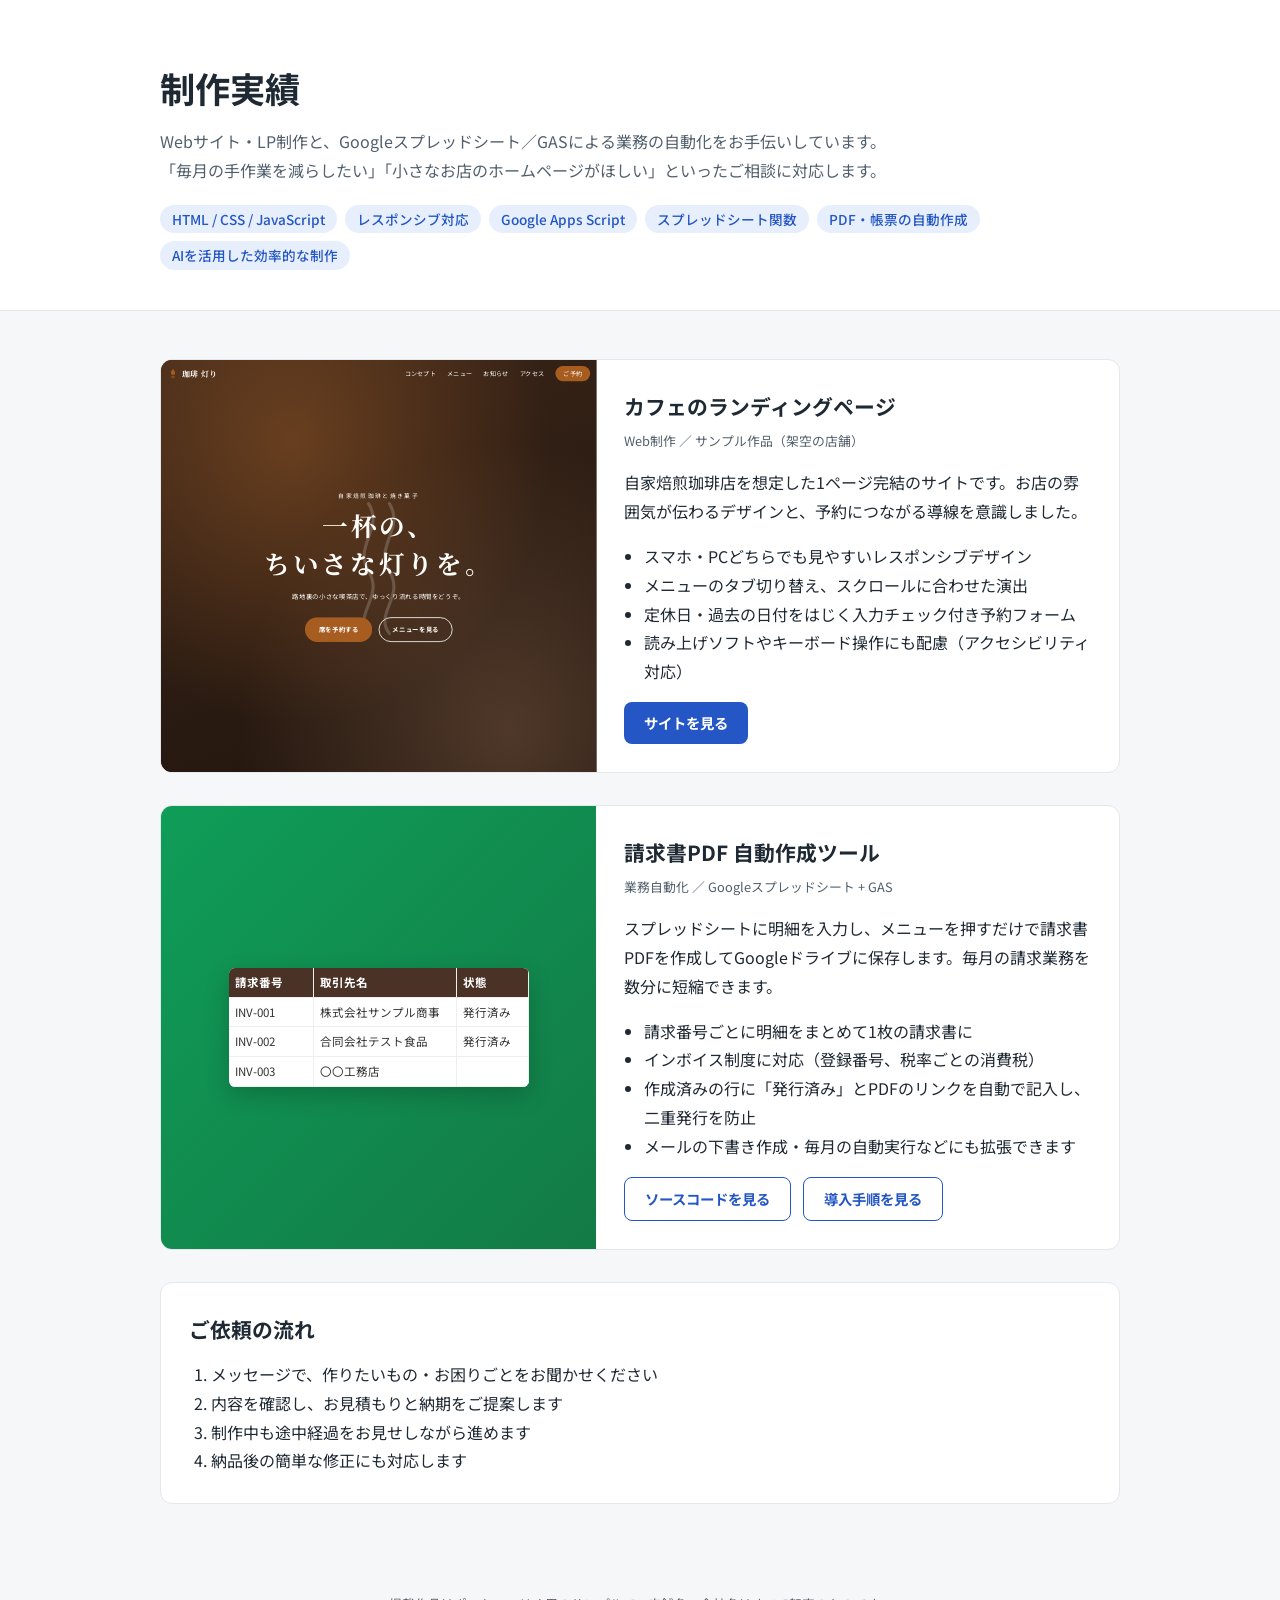
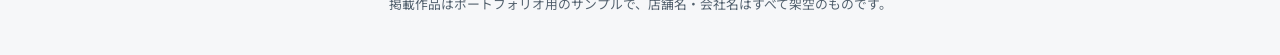
<file: index.html>
<!DOCTYPE html>
<html lang="ja">
<head>
  <meta charset="UTF-8">
  <meta name="viewport" content="width=device-width, initial-scale=1">
  <title>制作実績｜Web制作・業務自動化</title>
  <meta name="description" content="Webサイト・LP制作と、Googleスプレッドシート／GASによる業務自動化の制作実績です。">
  <link rel="preconnect" href="https://fonts.googleapis.com">
  <link rel="preconnect" href="https://fonts.gstatic.com" crossorigin>
  <link href="https://fonts.googleapis.com/css2?family=Noto+Sans+JP:wght@400;500;700&display=swap" rel="stylesheet">
  <style>
    :root {
      --bg: #f6f7f9; --card: #fff; --text: #1f2933; --muted: #52606d;
      --line: #e4e7eb; --accent: #2457c5; --accent-bg: #e8effc;
    }
    *, *::before, *::after { box-sizing: border-box; }
    body { margin: 0; font-family: "Noto Sans JP", sans-serif; background: var(--bg); color: var(--text); line-height: 1.8; }
    a { color: var(--accent); }
    .wrap { width: min(960px, 100% - 32px); margin-inline: auto; }
    header { background: var(--card); border-bottom: 1px solid var(--line); padding: 56px 0 40px; }
    h1 { font-size: clamp(1.6rem, 4vw, 2.2rem); margin: 0 0 8px; }
    .lead { color: var(--muted); margin: 0; }
    .skills { display: flex; flex-wrap: wrap; gap: 8px; margin: 20px 0 0; padding: 0; list-style: none; }
    .skills li { background: var(--accent-bg); color: var(--accent); font-size: .85rem; font-weight: 500; padding: 2px 12px; border-radius: 999px; }
    main { padding: 48px 0 64px; display: grid; gap: 32px; }
    h2 { font-size: 1.3rem; margin: 0 0 4px; }
    .work { background: var(--card); border: 1px solid var(--line); border-radius: 12px; overflow: hidden; display: grid; grid-template-columns: 1fr 1.2fr; }
    .work__thumb { background: #2a1b12; min-height: 240px; position: relative; }
    .work__thumb iframe { position: absolute; top: 0; left: 0; width: 250%; height: 250%; transform: scale(.4); transform-origin: 0 0; border: 0; pointer-events: none; }
    .work__thumb--gas { background: linear-gradient(135deg, #0f9d58, #137a46); display: grid; place-items: center; color: #fff; padding: 24px; }
    .sheet { background: #fff; color: #333; border-radius: 6px; font-size: .72rem; width: 100%; max-width: 300px; box-shadow: 0 8px 24px rgba(0,0,0,.2); overflow: hidden; }
    .sheet div { display: grid; grid-template-columns: 1.2fr 2fr 1fr; border-bottom: 1px solid #eee; }
    .sheet span { padding: 4px 6px; border-right: 1px solid #eee; white-space: nowrap; overflow: hidden; text-overflow: ellipsis; }
    .sheet div:first-child { background: #4a3326; color: #fff; font-weight: 700; }
    .work__body { padding: 28px; }
    .tag { font-size: .8rem; color: var(--muted); margin: 0 0 12px; }
    .work ul { padding-left: 1.2em; margin: 12px 0; }
    .links { display: flex; flex-wrap: wrap; gap: 12px; margin-top: 16px; }
    .btn { display: inline-block; padding: 8px 20px; border-radius: 8px; font-weight: 700; text-decoration: none; font-size: .9rem; }
    .btn--primary { background: var(--accent); color: #fff; }
    .btn--ghost { border: 1px solid var(--accent); }
    .flow { background: var(--card); border: 1px solid var(--line); border-radius: 12px; padding: 28px; }
    .flow ol { margin: 12px 0 0; padding-left: 1.4em; }
    footer { text-align: center; color: var(--muted); font-size: .8rem; padding: 24px 0 40px; }
    @media (max-width: 720px) {
      .work { grid-template-columns: 1fr; }
      .work__body { padding: 20px; }
    }
  </style>
</head>
<body>
  <header>
    <div class="wrap">
      <h1>制作実績</h1>
      <p class="lead">Webサイト・LP制作と、Googleスプレッドシート／GASによる業務の自動化をお手伝いしています。<br>「毎月の手作業を減らしたい」「小さなお店のホームページがほしい」といったご相談に対応します。</p>
      <ul class="skills">
        <li>HTML / CSS / JavaScript</li><li>レスポンシブ対応</li><li>Google Apps Script</li>
        <li>スプレッドシート関数</li><li>PDF・帳票の自動作成</li><li>AIを活用した効率的な制作</li>
      </ul>
    </div>
  </header>

  <main class="wrap">
    <article class="work">
      <div class="work__thumb" aria-hidden="true">
        <iframe src="lp-cafe/" title="カフェLPのプレビュー" loading="lazy" tabindex="-1"></iframe>
      </div>
      <div class="work__body">
        <h2>カフェのランディングページ</h2>
        <p class="tag">Web制作 ／ サンプル作品（架空の店舗）</p>
        <p>自家焙煎珈琲店を想定した1ページ完結のサイトです。お店の雰囲気が伝わるデザインと、予約につながる導線を意識しました。</p>
        <ul>
          <li>スマホ・PCどちらでも見やすいレスポンシブデザイン</li>
          <li>メニューのタブ切り替え、スクロールに合わせた演出</li>
          <li>定休日・過去の日付をはじく入力チェック付き予約フォーム</li>
          <li>読み上げソフトやキーボード操作にも配慮（アクセシビリティ対応）</li>
        </ul>
        <div class="links">
          <a class="btn btn--primary" href="lp-cafe/">サイトを見る</a>
        </div>
      </div>
    </article>

    <article class="work">
      <div class="work__thumb work__thumb--gas" aria-hidden="true">
        <div class="sheet">
          <div><span>請求番号</span><span>取引先名</span><span>状態</span></div>
          <div><span>INV-001</span><span>株式会社サンプル商事</span><span>発行済み</span></div>
          <div><span>INV-002</span><span>合同会社テスト食品</span><span>発行済み</span></div>
          <div><span>INV-003</span><span>〇〇工務店</span><span></span></div>
        </div>
      </div>
      <div class="work__body">
        <h2>請求書PDF 自動作成ツール</h2>
        <p class="tag">業務自動化 ／ Googleスプレッドシート + GAS</p>
        <p>スプレッドシートに明細を入力し、メニューを押すだけで請求書PDFを作成してGoogleドライブに保存します。毎月の請求業務を数分に短縮できます。</p>
        <ul>
          <li>請求番号ごとに明細をまとめて1枚の請求書に</li>
          <li>インボイス制度に対応（登録番号、税率ごとの消費税）</li>
          <li>作成済みの行に「発行済み」とPDFのリンクを自動で記入し、二重発行を防止</li>
          <li>メールの下書き作成・毎月の自動実行などにも拡張できます</li>
        </ul>
        <div class="links">
          <a class="btn btn--ghost" href="https://github.com/tasshii/portfolio/blob/main/gas-invoice/Code.gs">ソースコードを見る</a>
          <a class="btn btn--ghost" href="https://github.com/tasshii/portfolio/tree/main/gas-invoice">導入手順を見る</a>
        </div>
      </div>
    </article>

    <section class="flow">
      <h2>ご依頼の流れ</h2>
      <ol>
        <li>メッセージで、作りたいもの・お困りごとをお聞かせください</li>
        <li>内容を確認し、お見積もりと納期をご提案します</li>
        <li>制作中も途中経過をお見せしながら進めます</li>
        <li>納品後の簡単な修正にも対応します</li>
      </ol>
    </section>
  </main>

  <footer>掲載作品はポートフォリオ用のサンプルで、店舗名・会社名はすべて架空のものです。</footer>
</body>
</html>
</file>
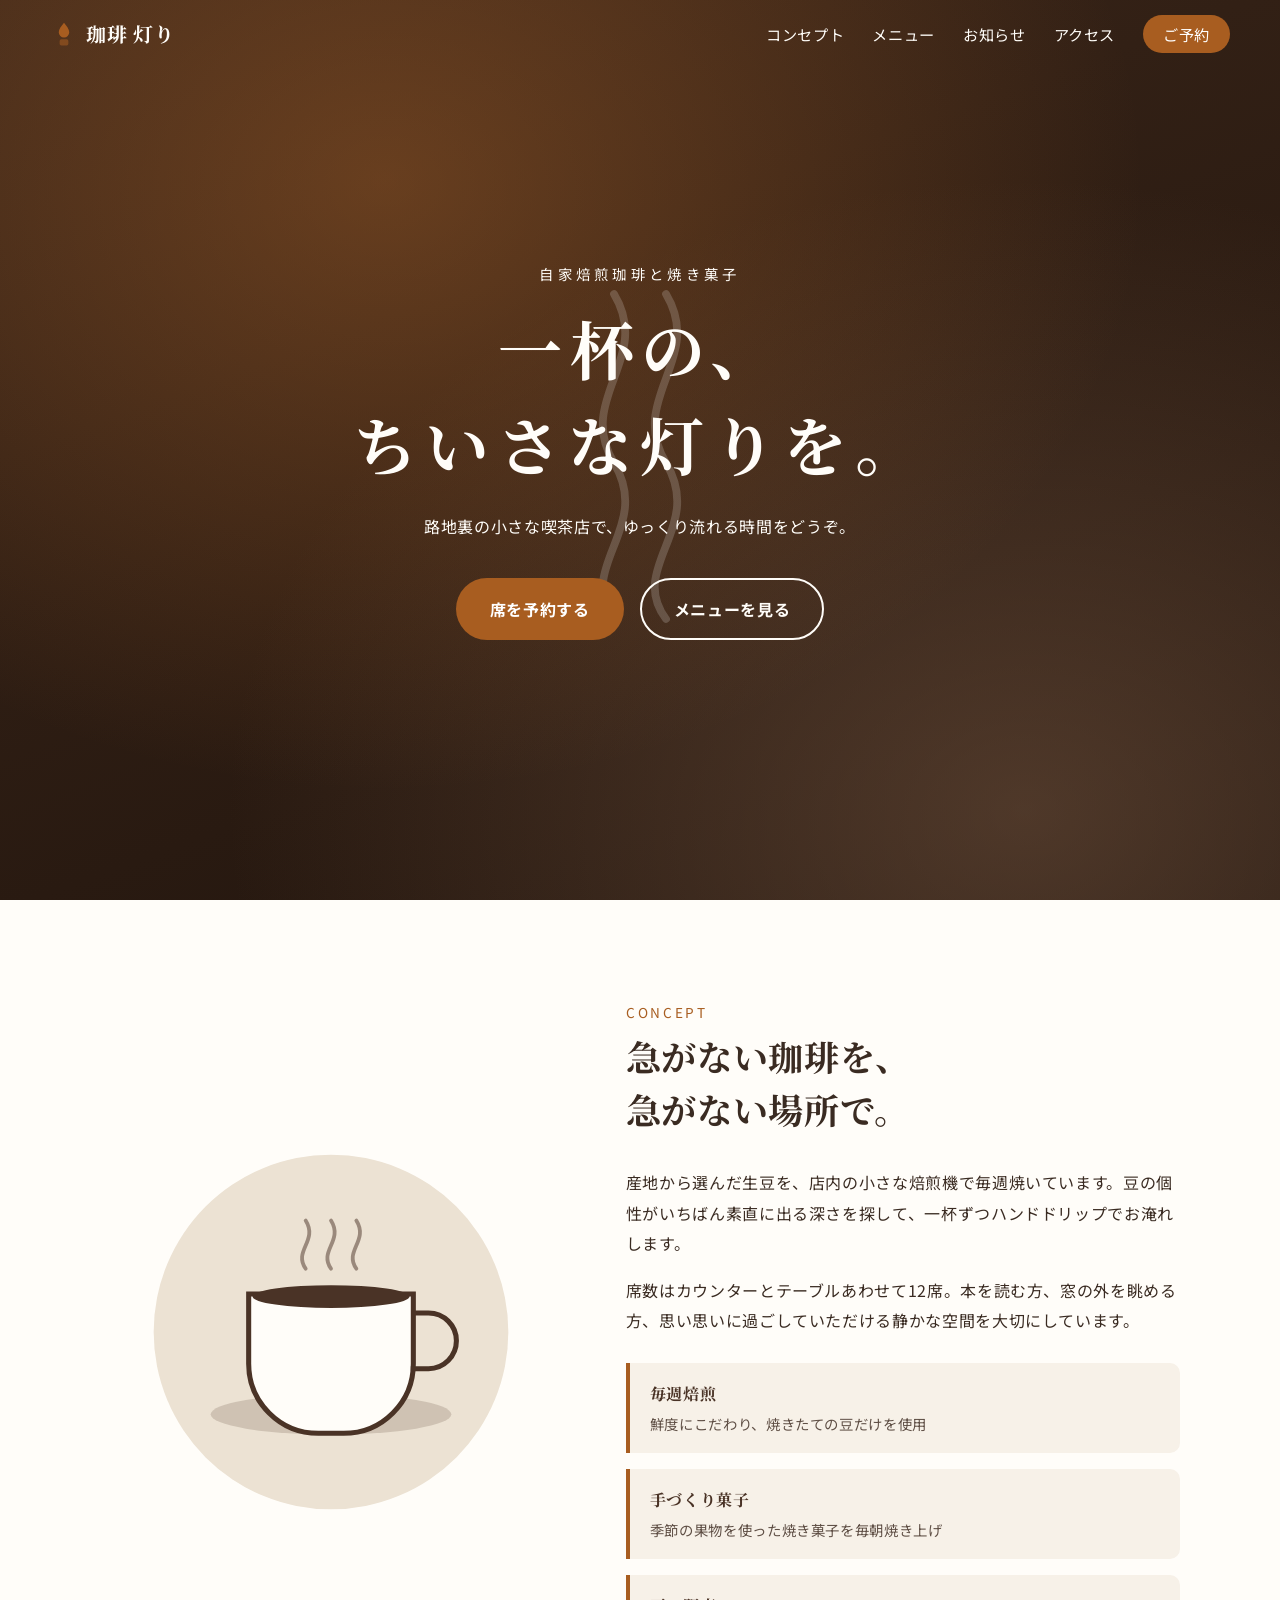
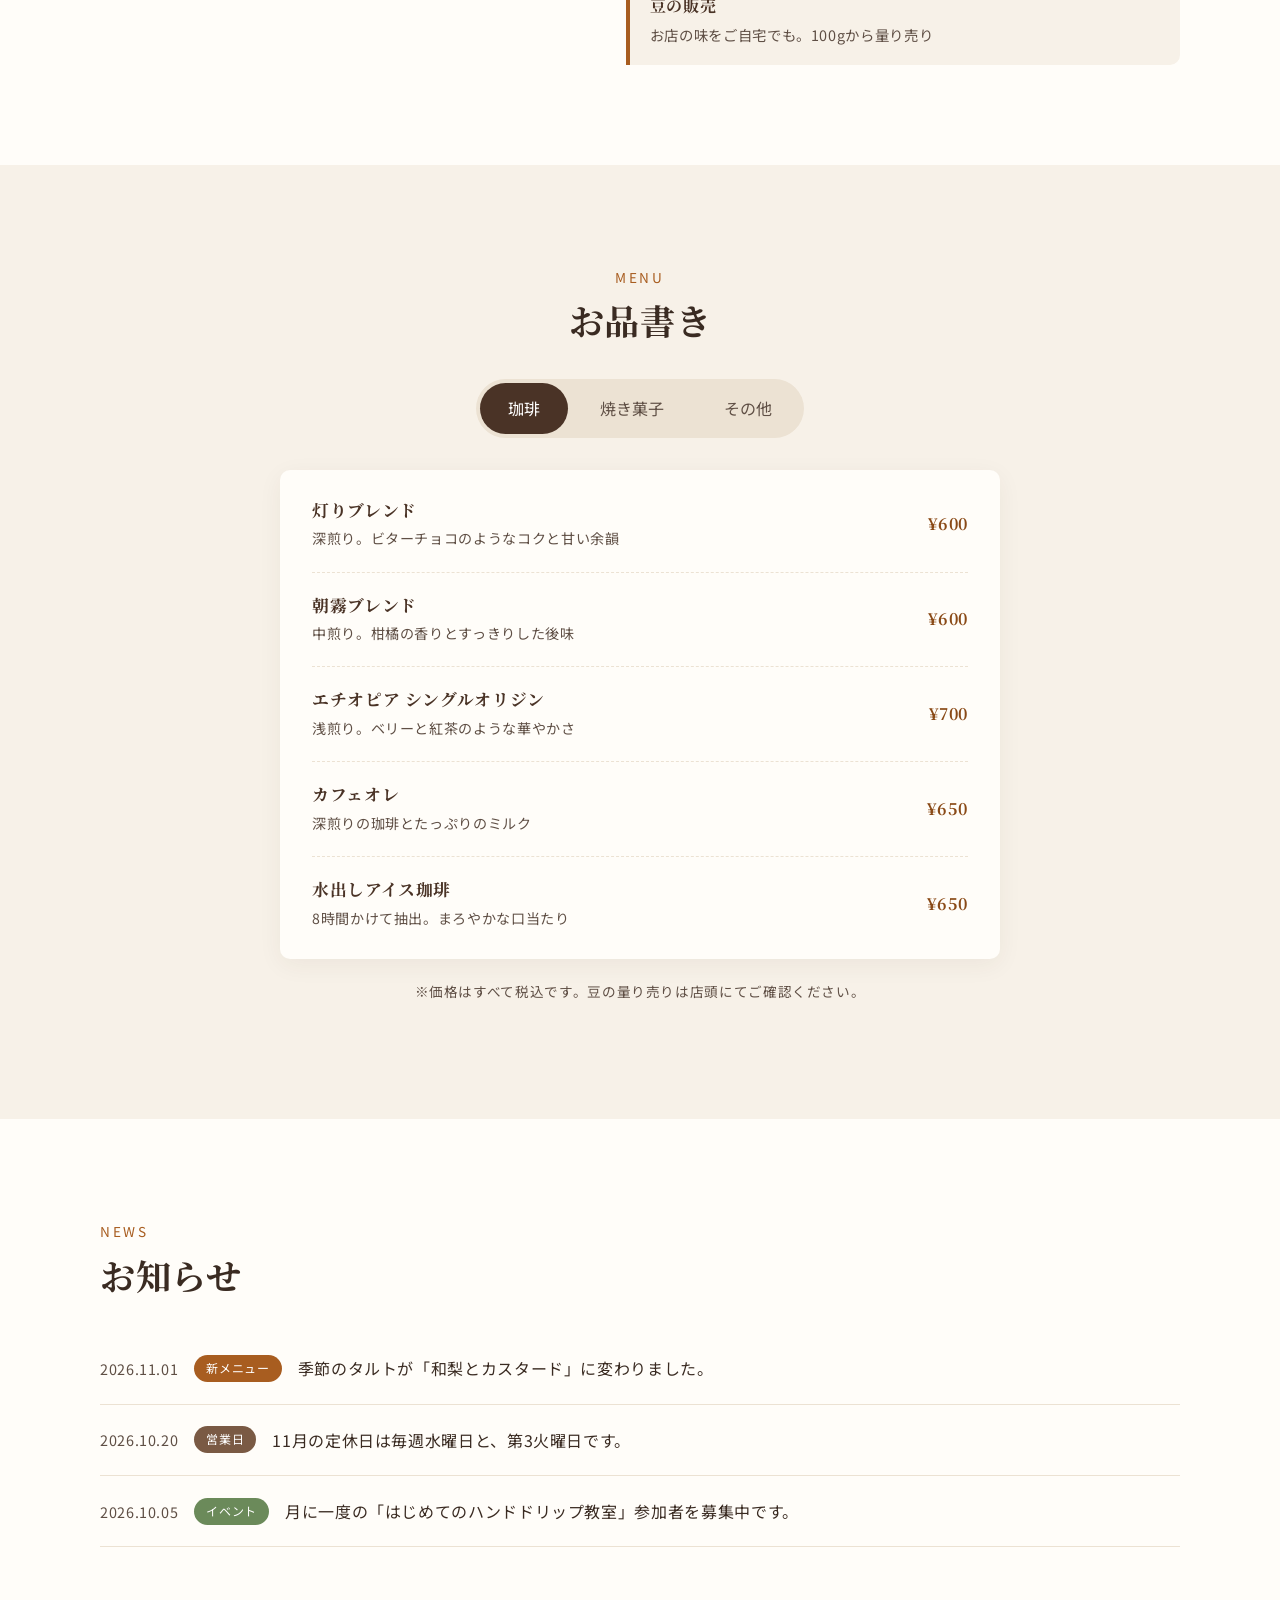
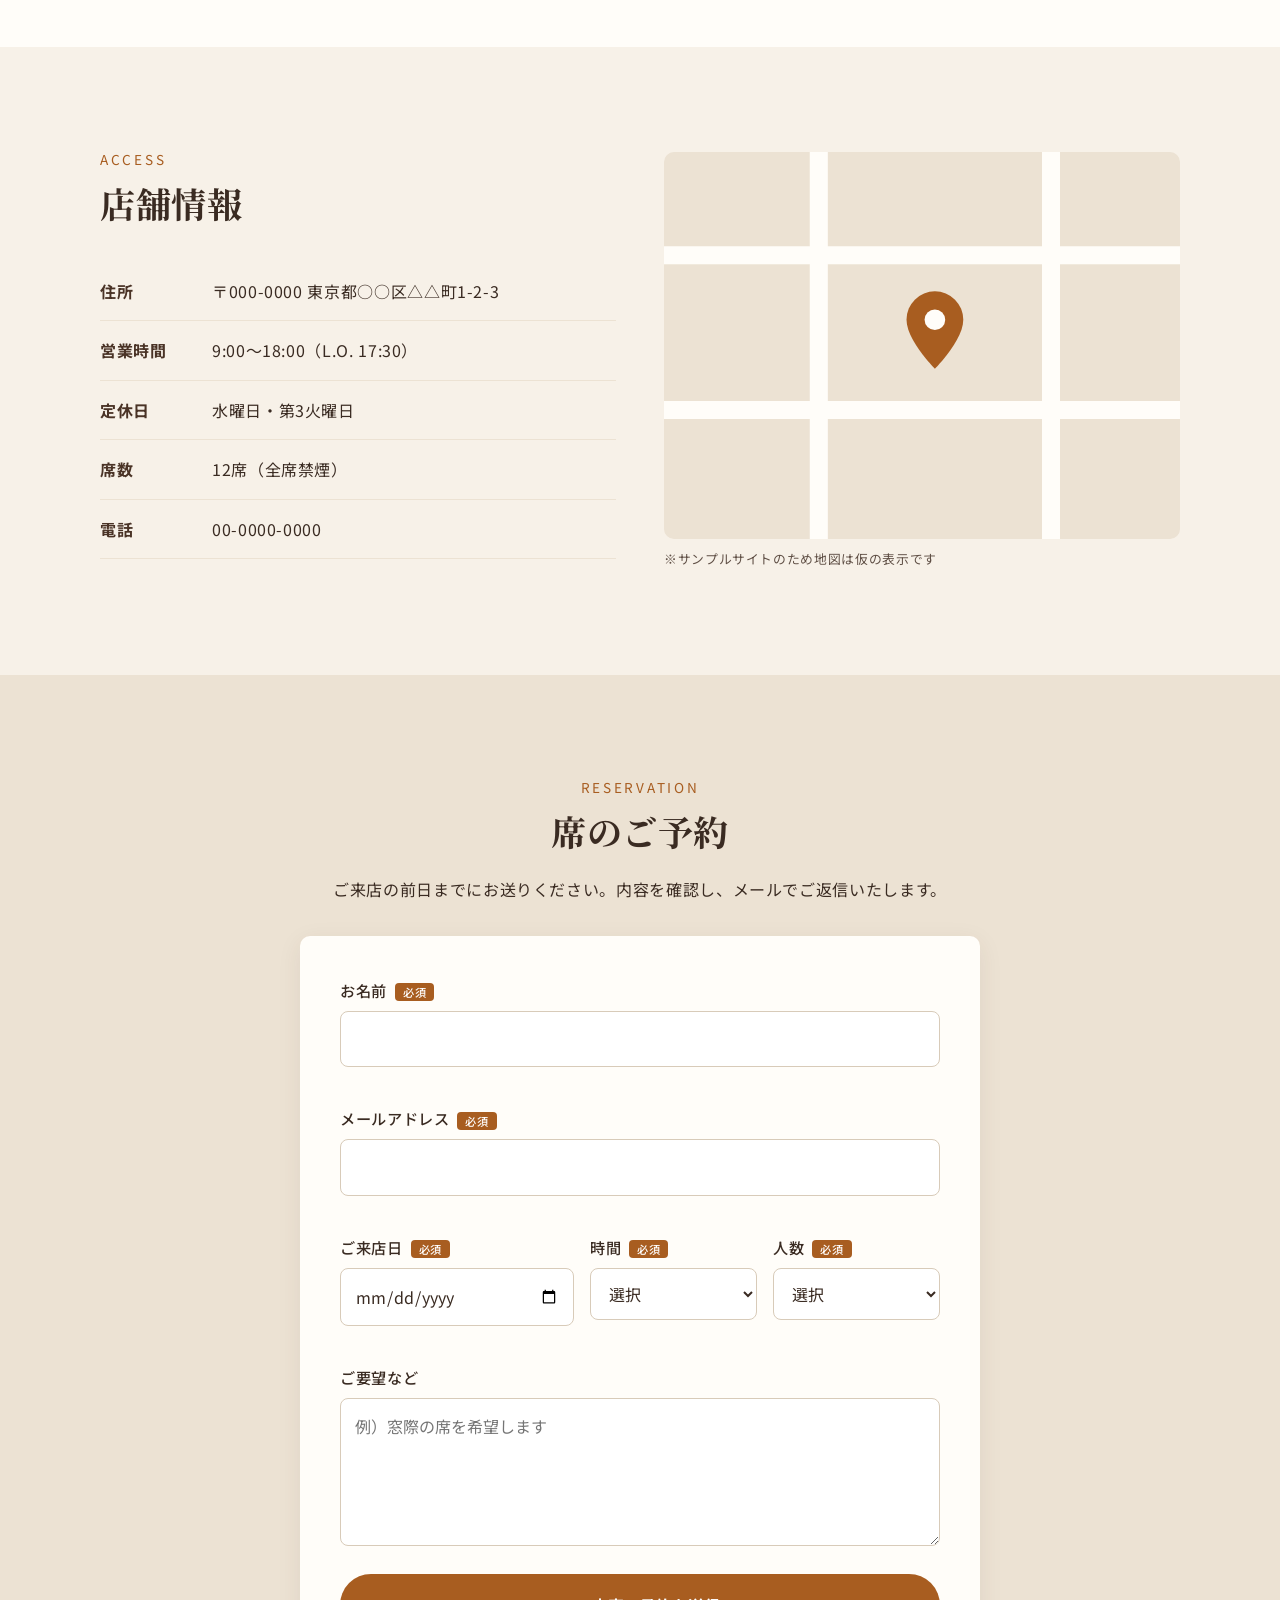
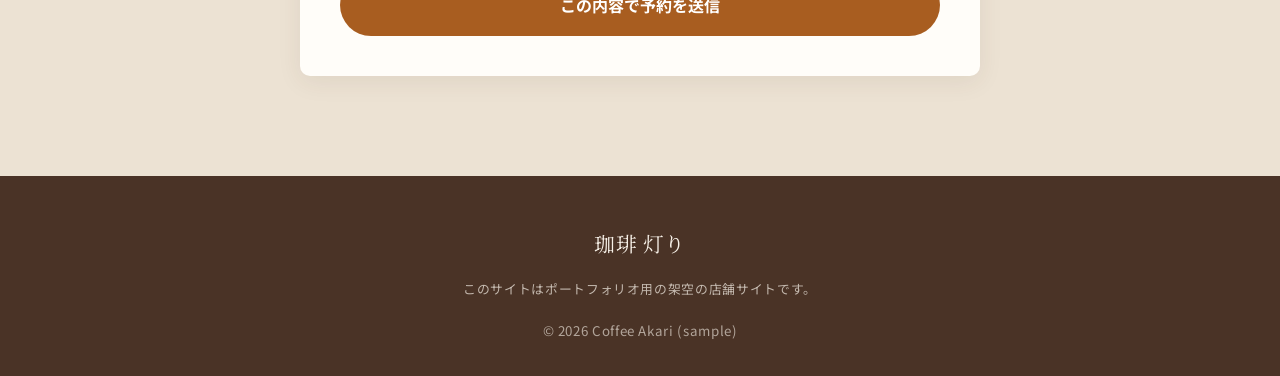
<file: lp-cafe/index.html>
<!DOCTYPE html>
<html lang="ja">
<head>
  <meta charset="UTF-8">
  <meta name="viewport" content="width=device-width, initial-scale=1">
  <title>珈琲 灯り｜自家焙煎と手しごとの喫茶店</title>
  <meta name="description" content="路地裏の小さな自家焙煎珈琲店「珈琲 灯り」。一杯ずつ丁寧に淹れるハンドドリップと、季節の手づくり焼き菓子をご用意しています。">
  <meta property="og:title" content="珈琲 灯り｜自家焙煎と手しごとの喫茶店">
  <meta property="og:description" content="一杯ずつ丁寧に淹れるハンドドリップと、季節の焼き菓子。">
  <meta property="og:type" content="website">
  <link rel="preconnect" href="https://fonts.googleapis.com">
  <link rel="preconnect" href="https://fonts.gstatic.com" crossorigin>
  <link href="https://fonts.googleapis.com/css2?family=Noto+Sans+JP:wght@400;500;700&family=Noto+Serif+JP:wght@500;700&display=swap" rel="stylesheet">
  <link rel="icon" href="data:image/svg+xml,%3Csvg xmlns='http://www.w3.org/2000/svg' viewBox='0 0 32 32'%3E%3Cpath d='M16 3c3 4 6 7 6 11a6 6 0 0 1-12 0c0-4 3-7 6-11z' fill='%23a85d20'/%3E%3Crect x='11' y='22' width='10' height='7' rx='2' fill='%234a3326'/%3E%3C/svg%3E">
  <link rel="stylesheet" href="style.css">
</head>
<body>
  <!-- ヘッダー -->
  <header class="header" id="top">
    <div class="header__inner">
      <a href="#top" class="logo" aria-label="珈琲 灯り トップへ">
        <svg class="logo__mark" viewBox="0 0 32 32" aria-hidden="true"><path d="M16 3c3 4 6 7 6 11a6 6 0 0 1-12 0c0-4 3-7 6-11z" fill="currentColor"/><rect x="11" y="22" width="10" height="7" rx="2" fill="currentColor" opacity=".55"/></svg>
        <span>珈琲 灯り</span>
      </a>
      <button class="menu-btn" aria-label="メニューを開く" aria-expanded="false" aria-controls="nav">
        <span></span><span></span><span></span>
      </button>
      <nav class="nav" id="nav">
        <ul>
          <li><a href="#concept">コンセプト</a></li>
          <li><a href="#menu">メニュー</a></li>
          <li><a href="#news">お知らせ</a></li>
          <li><a href="#access">アクセス</a></li>
          <li><a href="#reserve" class="nav__cta">ご予約</a></li>
        </ul>
      </nav>
    </div>
  </header>

  <main>
    <!-- ファーストビュー -->
    <section class="hero">
      <div class="hero__bg" aria-hidden="true">
        <svg viewBox="0 0 400 400" class="hero__steam"><path d="M180 330c-30-40 30-70 0-120s30-80 0-130" /><path d="M220 330c-30-40 30-70 0-120s30-80 0-130" /></svg>
      </div>
      <div class="hero__inner">
        <p class="hero__sub fade">自家焙煎珈琲と焼き菓子</p>
        <h1 class="hero__title fade">一杯の、<br>ちいさな灯りを。</h1>
        <p class="hero__lead fade">路地裏の小さな喫茶店で、<br class="sp">ゆっくり流れる時間をどうぞ。</p>
        <div class="hero__btns fade">
          <a href="#reserve" class="btn btn--primary">席を予約する</a>
          <a href="#menu" class="btn btn--ghost">メニューを見る</a>
        </div>
      </div>
    </section>

    <!-- コンセプト -->
    <section class="section concept" id="concept">
      <div class="container concept__grid">
        <div class="concept__visual fade" aria-hidden="true">
          <svg viewBox="0 0 300 300">
            <circle cx="150" cy="150" r="140" fill="var(--c-cream-dark)"/>
            <ellipse cx="150" cy="215" rx="95" ry="16" fill="var(--c-brown)" opacity=".18"/>
            <path d="M85 120h130v55a55 55 0 0 1-55 55h-20a55 55 0 0 1-55-55z" fill="var(--c-white)" stroke="var(--c-brown)" stroke-width="4"/>
            <path d="M215 135h12a22 22 0 0 1 0 44h-14" fill="none" stroke="var(--c-brown)" stroke-width="4"/>
            <ellipse cx="150" cy="122" rx="62" ry="9" fill="var(--c-brown)"/>
            <path class="steam" d="M130 100c-10-14 10-22 0-38M150 100c-10-14 10-22 0-38M170 100c-10-14 10-22 0-38" fill="none" stroke="var(--c-brown)" stroke-width="3" stroke-linecap="round" opacity=".5"/>
          </svg>
        </div>
        <div class="concept__text">
          <p class="section__en fade">Concept</p>
          <h2 class="section__title fade">急がない珈琲を、<br>急がない場所で。</h2>
          <p class="fade">産地から選んだ生豆を、店内の小さな焙煎機で毎週焼いています。豆の個性がいちばん素直に出る深さを探して、一杯ずつハンドドリップでお淹れします。</p>
          <p class="fade">席数はカウンターとテーブルあわせて12席。本を読む方、窓の外を眺める方、思い思いに過ごしていただける静かな空間を大切にしています。</p>
          <ul class="features fade">
            <li><strong>毎週焙煎</strong><span>鮮度にこだわり、焼きたての豆だけを使用</span></li>
            <li><strong>手づくり菓子</strong><span>季節の果物を使った焼き菓子を毎朝焼き上げ</span></li>
            <li><strong>豆の販売</strong><span>お店の味をご自宅でも。100gから量り売り</span></li>
          </ul>
        </div>
      </div>
    </section>

    <!-- メニュー -->
    <section class="section menu" id="menu">
      <div class="container">
        <p class="section__en fade">Menu</p>
        <h2 class="section__title fade">お品書き</h2>
        <div class="tabs fade" role="tablist" aria-label="メニューの種類">
          <button class="tab is-active" role="tab" aria-selected="true" aria-controls="panel-coffee" id="tab-coffee">珈琲</button>
          <button class="tab" role="tab" aria-selected="false" aria-controls="panel-sweets" id="tab-sweets" tabindex="-1">焼き菓子</button>
          <button class="tab" role="tab" aria-selected="false" aria-controls="panel-other" id="tab-other" tabindex="-1">その他</button>
        </div>

        <div class="menu__panel is-active" id="panel-coffee" role="tabpanel" aria-labelledby="tab-coffee">
          <ul class="menu__list">
            <li><div><h3>灯りブレンド</h3><p>深煎り。ビターチョコのようなコクと甘い余韻</p></div><span class="price">¥600</span></li>
            <li><div><h3>朝霧ブレンド</h3><p>中煎り。柑橘の香りとすっきりした後味</p></div><span class="price">¥600</span></li>
            <li><div><h3>エチオピア シングルオリジン</h3><p>浅煎り。ベリーと紅茶のような華やかさ</p></div><span class="price">¥700</span></li>
            <li><div><h3>カフェオレ</h3><p>深煎りの珈琲とたっぷりのミルク</p></div><span class="price">¥650</span></li>
            <li><div><h3>水出しアイス珈琲</h3><p>8時間かけて抽出。まろやかな口当たり</p></div><span class="price">¥650</span></li>
          </ul>
        </div>
        <div class="menu__panel" id="panel-sweets" role="tabpanel" aria-labelledby="tab-sweets" hidden>
          <ul class="menu__list">
            <li><div><h3>季節のタルト</h3><p>今月は和梨とカスタード</p></div><span class="price">¥580</span></li>
            <li><div><h3>ほうじ茶のバスクチーズケーキ</h3><p>香ばしさと濃厚なチーズの組み合わせ</p></div><span class="price">¥550</span></li>
            <li><div><h3>くるみのスコーン</h3><p>自家製ジャムとクロテッドクリーム付き</p></div><span class="price">¥480</span></li>
            <li><div><h3>本日の焼き菓子</h3><p>カウンターのガラスケースからお選びください</p></div><span class="price">¥300〜</span></li>
          </ul>
        </div>
        <div class="menu__panel" id="panel-other" role="tabpanel" aria-labelledby="tab-other" hidden>
          <ul class="menu__list">
            <li><div><h3>和紅茶</h3><p>静岡県産。渋みが少なくやさしい甘み</p></div><span class="price">¥600</span></li>
            <li><div><h3>自家製レモネード</h3><p>国産レモンを蜂蜜で漬け込みました</p></div><span class="price">¥600</span></li>
            <li><div><h3>ケーキセット</h3><p>お好きなドリンクと焼き菓子を組み合わせると、合計から¥150引き</p></div><span class="price">セット割</span></li>
          </ul>
        </div>
        <p class="note fade">※価格はすべて税込です。豆の量り売りは店頭にてご確認ください。</p>
      </div>
    </section>

    <!-- お知らせ -->
    <section class="section news" id="news">
      <div class="container">
        <p class="section__en fade">News</p>
        <h2 class="section__title fade">お知らせ</h2>
        <ul class="news__list fade">
          <li><time datetime="2026-11-01">2026.11.01</time><span class="tag">新メニュー</span><p>季節のタルトが「和梨とカスタード」に変わりました。</p></li>
          <li><time datetime="2026-10-20">2026.10.20</time><span class="tag tag--info">営業日</span><p>11月の定休日は毎週水曜日と、第3火曜日です。</p></li>
          <li><time datetime="2026-10-05">2026.10.05</time><span class="tag tag--event">イベント</span><p>月に一度の「はじめてのハンドドリップ教室」参加者を募集中です。</p></li>
        </ul>
      </div>
    </section>

    <!-- アクセス -->
    <section class="section access" id="access">
      <div class="container access__grid">
        <div>
          <p class="section__en fade">Access</p>
          <h2 class="section__title fade">店舗情報</h2>
          <dl class="info fade">
            <div><dt>住所</dt><dd>〒000-0000 東京都○○区△△町1-2-3</dd></div>
            <div><dt>営業時間</dt><dd>9:00〜18:00（L.O. 17:30）</dd></div>
            <div><dt>定休日</dt><dd>水曜日・第3火曜日</dd></div>
            <div><dt>席数</dt><dd>12席（全席禁煙）</dd></div>
            <div><dt>電話</dt><dd>00-0000-0000</dd></div>
          </dl>
        </div>
        <div class="map fade">
          <svg viewBox="0 0 400 300" role="img" aria-label="店舗の場所を示す仮の地図">
            <rect width="400" height="300" fill="var(--c-cream-dark)"/>
            <path d="M0 200h400M120 0v300M300 0v300M0 80h400" stroke="var(--c-white)" stroke-width="14"/>
            <circle cx="210" cy="140" r="10" fill="var(--c-accent)"/>
            <path d="M210 108a22 22 0 0 1 22 22c0 16-22 38-22 38s-22-22-22-38a22 22 0 0 1 22-22z" fill="var(--c-accent)"/>
            <circle cx="210" cy="130" r="8" fill="var(--c-white)"/>
          </svg>
          <p>※サンプルサイトのため地図は仮の表示です</p>
        </div>
      </div>
    </section>

    <!-- 予約フォーム -->
    <section class="section reserve" id="reserve">
      <div class="container container--narrow">
        <p class="section__en fade">Reservation</p>
        <h2 class="section__title fade">席のご予約</h2>
        <p class="reserve__lead fade">ご来店の前日までにお送りください。内容を確認し、メールでご返信いたします。</p>
        <form class="form fade" id="reserveForm" novalidate>
          <div class="form__row">
            <label for="name">お名前<span class="req">必須</span></label>
            <input type="text" id="name" name="name" autocomplete="name" required>
            <p class="form__error" aria-live="polite"></p>
          </div>
          <div class="form__row">
            <label for="email">メールアドレス<span class="req">必須</span></label>
            <input type="email" id="email" name="email" autocomplete="email" required>
            <p class="form__error" aria-live="polite"></p>
          </div>
          <div class="form__cols">
            <div class="form__row">
              <label for="date">ご来店日<span class="req">必須</span></label>
              <input type="date" id="date" name="date" required>
              <p class="form__error" aria-live="polite"></p>
            </div>
            <div class="form__row">
              <label for="time">時間<span class="req">必須</span></label>
              <select id="time" name="time" required>
                <option value="">選択</option>
                <option>9:00</option><option>10:00</option><option>11:00</option><option>12:00</option>
                <option>13:00</option><option>14:00</option><option>15:00</option><option>16:00</option><option>17:00</option>
              </select>
              <p class="form__error" aria-live="polite"></p>
            </div>
            <div class="form__row">
              <label for="people">人数<span class="req">必須</span></label>
              <select id="people" name="people" required>
                <option value="">選択</option>
                <option>1名</option><option>2名</option><option>3名</option><option>4名</option>
              </select>
              <p class="form__error" aria-live="polite"></p>
            </div>
          </div>
          <div class="form__row">
            <label for="message">ご要望など</label>
            <textarea id="message" name="message" rows="4" placeholder="例）窓際の席を希望します"></textarea>
          </div>
          <button type="submit" class="btn btn--primary btn--block">この内容で予約を送信</button>
          <p class="form__done" id="formDone" role="status" hidden>送信ありがとうございました（サンプルのため実際には送信されません）。</p>
        </form>
      </div>
    </section>
  </main>

  <footer class="footer">
    <p class="footer__logo">珈琲 灯り</p>
    <p class="footer__note">このサイトはポートフォリオ用の架空の店舗サイトです。</p>
    <small>&copy; 2026 Coffee Akari (sample)</small>
  </footer>

  <a href="#top" class="to-top" aria-label="ページの先頭へ戻る"><svg viewBox="0 0 24 24" width="22" height="22" aria-hidden="true"><path d="M6 15l6-6 6 6" fill="none" stroke="currentColor" stroke-width="2.4" stroke-linecap="round" stroke-linejoin="round"/></svg></a>

  <script src="script.js"></script>
</body>
</html>
</file>
<file: lp-cafe/style.css>
/* ===== 変数 ===== */
:root {
  --c-brown: #4a3326;
  --c-brown-light: #7a5a44;
  --c-cream: #f7f1e8;
  --c-cream-dark: #ece2d3;
  --c-white: #fffdf9;
  --c-accent: #a85d20;
  --c-accent-dark: #8a4a17;
  --c-text: #3a2b22;
  --c-muted: #5f4f45;
  --c-error: #b3261e;
  --font-serif: "Noto Serif JP", serif;
  --font-sans: "Noto Sans JP", sans-serif;
  --radius: 10px;
  --header-h: 68px;
}

/* ===== ベース ===== */
*, *::before, *::after { box-sizing: border-box; }
html { scroll-behavior: smooth; scroll-padding-top: var(--header-h); }
body {
  margin: 0;
  font-family: var(--font-sans);
  color: var(--c-text);
  background: var(--c-cream);
  line-height: 1.9;
  letter-spacing: .04em;
  -webkit-font-smoothing: antialiased;
}
img, svg { display: block; max-width: 100%; }
a { color: inherit; }
ul { list-style: none; margin: 0; padding: 0; }
h1, h2, h3 { font-family: var(--font-serif); line-height: 1.5; margin: 0; }
.sp { display: none; }
.container { width: min(1080px, 100% - 32px); margin-inline: auto; }
.container--narrow { width: min(680px, 100% - 32px); }
.section { padding: 100px 0; }
.section__en {
  margin: 0 0 4px;
  color: var(--c-accent);
  font-size: .85rem;
  letter-spacing: .2em;
  text-transform: uppercase;
}
.section__title { font-size: clamp(1.6rem, 3.5vw, 2.2rem); margin-bottom: 32px; }

/* ===== ボタン ===== */
.btn {
  display: inline-block;
  padding: 14px 32px;
  border-radius: 999px;
  font-weight: 700;
  text-decoration: none;
  border: 2px solid transparent;
  cursor: pointer;
  font: inherit;
  font-weight: 700;
  transition: background .25s, color .25s, transform .25s;
}
.btn:hover { transform: translateY(-2px); }
.btn--primary { background: var(--c-accent); color: #fff; }
.btn--primary:hover { background: var(--c-accent-dark); }
.btn--ghost { border-color: var(--c-white); color: var(--c-white); }
.btn--ghost:hover { background: var(--c-white); color: var(--c-brown); }
.btn--block { display: block; width: 100%; }
a:focus-visible, button:focus-visible, input:focus-visible, select:focus-visible, textarea:focus-visible {
  outline: 3px solid var(--c-accent);
  outline-offset: 2px;
}

/* ===== ヘッダー ===== */
.header {
  position: fixed; inset: 0 0 auto;
  height: var(--header-h);
  z-index: 100;
  transition: background .3s, box-shadow .3s;
}
.header.is-scrolled { background: rgba(255, 253, 249, .95); box-shadow: 0 2px 12px rgba(74, 51, 38, .08); }
.header__inner {
  height: 100%;
  width: min(1180px, 100% - 32px);
  margin-inline: auto;
  display: flex; align-items: center; justify-content: space-between;
}
.logo {
  display: flex; align-items: center; gap: 8px;
  font-family: var(--font-serif); font-weight: 700; font-size: 1.25rem;
  text-decoration: none; color: var(--c-white);
  transition: color .3s;
}
.logo__mark { width: 28px; height: 28px; color: var(--c-accent); }
.header.is-scrolled .logo { color: var(--c-brown); }
.nav ul { display: flex; gap: 28px; align-items: center; }
.nav a { text-decoration: none; color: var(--c-white); font-size: .95rem; transition: color .3s; }
.header.is-scrolled .nav a { color: var(--c-text); }
.nav a:hover { color: var(--c-accent); }
.nav .nav__cta { background: var(--c-accent); color: #fff !important; padding: 8px 20px; border-radius: 999px; }
.nav .nav__cta:hover { background: var(--c-accent-dark); }
.menu-btn { display: none; }

/* ===== ファーストビュー ===== */
.hero {
  position: relative;
  min-height: 100svh;
  display: grid; place-items: center;
  text-align: center;
  color: var(--c-white);
  background:
    radial-gradient(ellipse at 30% 20%, rgba(200, 116, 47, .35), transparent 60%),
    radial-gradient(ellipse at 80% 90%, rgba(122, 90, 68, .5), transparent 55%),
    linear-gradient(160deg, #3b2619, #20140d);
  overflow: hidden;
}
.hero__bg { position: absolute; inset: 0; display: grid; place-items: center; opacity: .18; }
.hero__steam { width: min(520px, 90vw); }
.hero__steam path { fill: none; stroke: #fff; stroke-width: 6; stroke-linecap: round; animation: steam 6s ease-in-out infinite; }
.hero__steam path:nth-child(2) { animation-delay: -3s; }
@keyframes steam { 0%, 100% { opacity: .3; transform: translateY(10px); } 50% { opacity: 1; transform: translateY(-10px); } }
.hero__inner { position: relative; padding: 0 16px; }
.hero__sub { letter-spacing: .3em; font-size: .9rem; opacity: .85; margin: 0 0 12px; }
.hero__title { font-size: clamp(2.2rem, 7vw, 4rem); letter-spacing: .12em; }
.hero__lead { margin: 20px 0 36px; opacity: .9; }
.hero__btns { display: flex; gap: 16px; justify-content: center; flex-wrap: wrap; }

/* ===== コンセプト ===== */
.concept { background: var(--c-white); }
.concept__grid { display: grid; grid-template-columns: 1fr 1.2fr; gap: 64px; align-items: center; }
.concept__visual svg { width: 100%; max-width: 380px; margin-inline: auto; }
.concept__visual .steam { animation: steam 4s ease-in-out infinite; }
.features { display: grid; gap: 16px; margin-top: 28px; }
.features li {
  display: flex; flex-direction: column;
  padding: 16px 20px;
  background: var(--c-cream);
  border-left: 4px solid var(--c-accent);
  border-radius: 0 var(--radius) var(--radius) 0;
}
.features strong { font-family: var(--font-serif); color: var(--c-brown); }
.features span { font-size: .9rem; color: var(--c-muted); }

/* ===== メニュー ===== */
.menu { text-align: center; }
.tabs {
  display: inline-flex; gap: 4px;
  padding: 4px;
  background: var(--c-cream-dark);
  border-radius: 999px;
  margin-bottom: 32px;
}
.tab {
  border: 0; background: none; cursor: pointer;
  padding: 10px 28px; border-radius: 999px;
  font: inherit; color: var(--c-muted);
  transition: background .25s, color .25s;
}
.tab.is-active { background: var(--c-brown); color: #fff; }
.menu__panel { animation: panelIn .4s ease; }
@keyframes panelIn { from { opacity: 0; transform: translateY(8px); } to { opacity: 1; transform: none; } }
.menu__list {
  max-width: 720px; margin-inline: auto;
  background: var(--c-white);
  border-radius: var(--radius);
  padding: 8px 32px;
  text-align: left;
  box-shadow: 0 6px 24px rgba(74, 51, 38, .06);
}
.menu__list li {
  display: flex; justify-content: space-between; align-items: center; gap: 16px;
  padding: 20px 0;
  border-bottom: 1px dashed var(--c-cream-dark);
}
.menu__list li:last-child { border-bottom: 0; }
.menu__list h3 { font-size: 1.05rem; color: var(--c-brown); }
.menu__list p { margin: 2px 0 0; font-size: .88rem; color: var(--c-muted); }
.price { font-family: var(--font-serif); font-weight: 700; color: var(--c-accent-dark); white-space: nowrap; }
.note { font-size: .85rem; color: var(--c-muted); margin-top: 20px; }

/* ===== お知らせ ===== */
.news { background: var(--c-white); }
.news__list li {
  display: grid; grid-template-columns: auto auto 1fr; gap: 16px; align-items: center;
  padding: 20px 0;
  border-bottom: 1px solid var(--c-cream-dark);
}
.news__list time { color: var(--c-muted); font-size: .9rem; }
.news__list p { margin: 0; }
.tag {
  font-size: .75rem; padding: 2px 12px; border-radius: 999px;
  background: var(--c-accent); color: #fff; white-space: nowrap;
}
.tag--info { background: var(--c-brown-light); }
.tag--event { background: #6b8a5a; }

/* ===== アクセス ===== */
.access__grid { display: grid; grid-template-columns: 1fr 1fr; gap: 48px; align-items: center; }
.info div { display: grid; grid-template-columns: 7em 1fr; padding: 14px 0; border-bottom: 1px solid var(--c-cream-dark); }
.info dt { font-weight: 700; color: var(--c-brown); }
.info dd { margin: 0; }
.map svg { border-radius: var(--radius); width: 100%; }
.map p { font-size: .8rem; color: var(--c-muted); margin: 8px 0 0; }

/* ===== 予約フォーム ===== */
.reserve { background: var(--c-cream-dark); text-align: center; }
.reserve__lead { margin: -16px 0 32px; }
.form {
  text-align: left;
  background: var(--c-white);
  padding: 40px;
  border-radius: var(--radius);
  box-shadow: 0 6px 24px rgba(74, 51, 38, .08);
}
.form__row { margin-bottom: 20px; }
.form__cols { display: grid; grid-template-columns: 1.4fr 1fr 1fr; gap: 16px; }
.form label { display: block; font-weight: 500; margin-bottom: 6px; font-size: .95rem; }
.req { font-size: .7rem; background: var(--c-accent); color: #fff; padding: 1px 8px; border-radius: 4px; margin-left: 8px; vertical-align: middle; }
.form input, .form select, .form textarea {
  width: 100%;
  padding: 12px 14px;
  border: 1px solid #d8cbb9;
  border-radius: 8px;
  background: #fff;
  font: inherit;
  color: inherit;
}
.form .is-invalid { border-color: var(--c-error); background: #fff6f5; }
.form__error { color: var(--c-error); font-size: .82rem; margin: 4px 0 0; min-height: 1em; }
.form__done { margin: 16px 0 0; padding: 14px; background: #eef5e9; color: #355a2a; border-radius: 8px; text-align: center; }

/* ===== フッター ===== */
.footer { background: var(--c-brown); color: var(--c-cream); text-align: center; padding: 48px 16px 32px; }
.footer__logo { font-family: var(--font-serif); font-size: 1.3rem; margin: 0; }
.footer__note { font-size: .8rem; opacity: .7; }
.footer small { opacity: .6; }

/* ===== トップへ戻る ===== */
.to-top {
  position: fixed; right: 20px; bottom: 20px;
  width: 48px; height: 48px;
  display: grid; place-items: center;
  border-radius: 50%;
  background: var(--c-brown); color: #fff;
  text-decoration: none; font-size: 1.2rem;
  opacity: 0; pointer-events: none;
  transition: opacity .3s;
  z-index: 90;
}
.to-top.is-show { opacity: .9; pointer-events: auto; }

/* ===== スクロールで表示 ===== */
.fade { opacity: 0; transform: translateY(24px); transition: opacity .8s ease, transform .8s ease; }
.fade.is-visible { opacity: 1; transform: none; }

/* ===== スマホ ===== */
@media (max-width: 768px) {
  .sp { display: inline; }
  .section { padding: 72px 0; }
  .menu-btn {
    display: flex; flex-direction: column; justify-content: center; gap: 6px;
    width: 44px; height: 44px;
    background: none; border: 0; cursor: pointer; z-index: 120;
  }
  .menu-btn span { display: block; height: 2px; width: 26px; margin-inline: auto; background: var(--c-white); transition: transform .3s, opacity .3s, background .3s; }
  .header.is-scrolled .menu-btn span, .menu-btn[aria-expanded="true"] span { background: var(--c-brown); }
  .menu-btn[aria-expanded="true"] span:nth-child(1) { transform: translateY(8px) rotate(45deg); }
  .menu-btn[aria-expanded="true"] span:nth-child(2) { opacity: 0; }
  .menu-btn[aria-expanded="true"] span:nth-child(3) { transform: translateY(-8px) rotate(-45deg); }
  .nav {
    position: fixed; inset: 0;
    background: var(--c-white);
    display: grid; place-items: center;
    opacity: 0; visibility: hidden;
    transition: opacity .3s, visibility .3s;
    z-index: 110;
  }
  .nav.is-open { opacity: 1; visibility: visible; }
  .nav ul { flex-direction: column; gap: 28px; }
  .nav a { color: var(--c-text); font-size: 1.15rem; }
  .concept__grid, .access__grid { grid-template-columns: 1fr; gap: 32px; }
  .concept__visual svg { max-width: 240px; }
  .menu__list { padding: 4px 20px; }
  .tab { padding: 8px 18px; }
  .news__list li { grid-template-columns: auto 1fr; gap: 4px 12px; }
  .news__list p { grid-column: 1 / -1; }
  .form { padding: 24px 20px; }
  .form__cols { grid-template-columns: 1fr 1fr; }
  .form__cols .form__row:first-child { grid-column: 1 / -1; }
  .to-top { width: 40px; height: 40px; right: 12px; bottom: 12px; }
}

@media (prefers-reduced-motion: reduce) {
  html { scroll-behavior: auto; }
  *, *::before, *::after { animation: none !important; transition: none !important; }
  .fade { opacity: 1; transform: none; }
}
</file>
